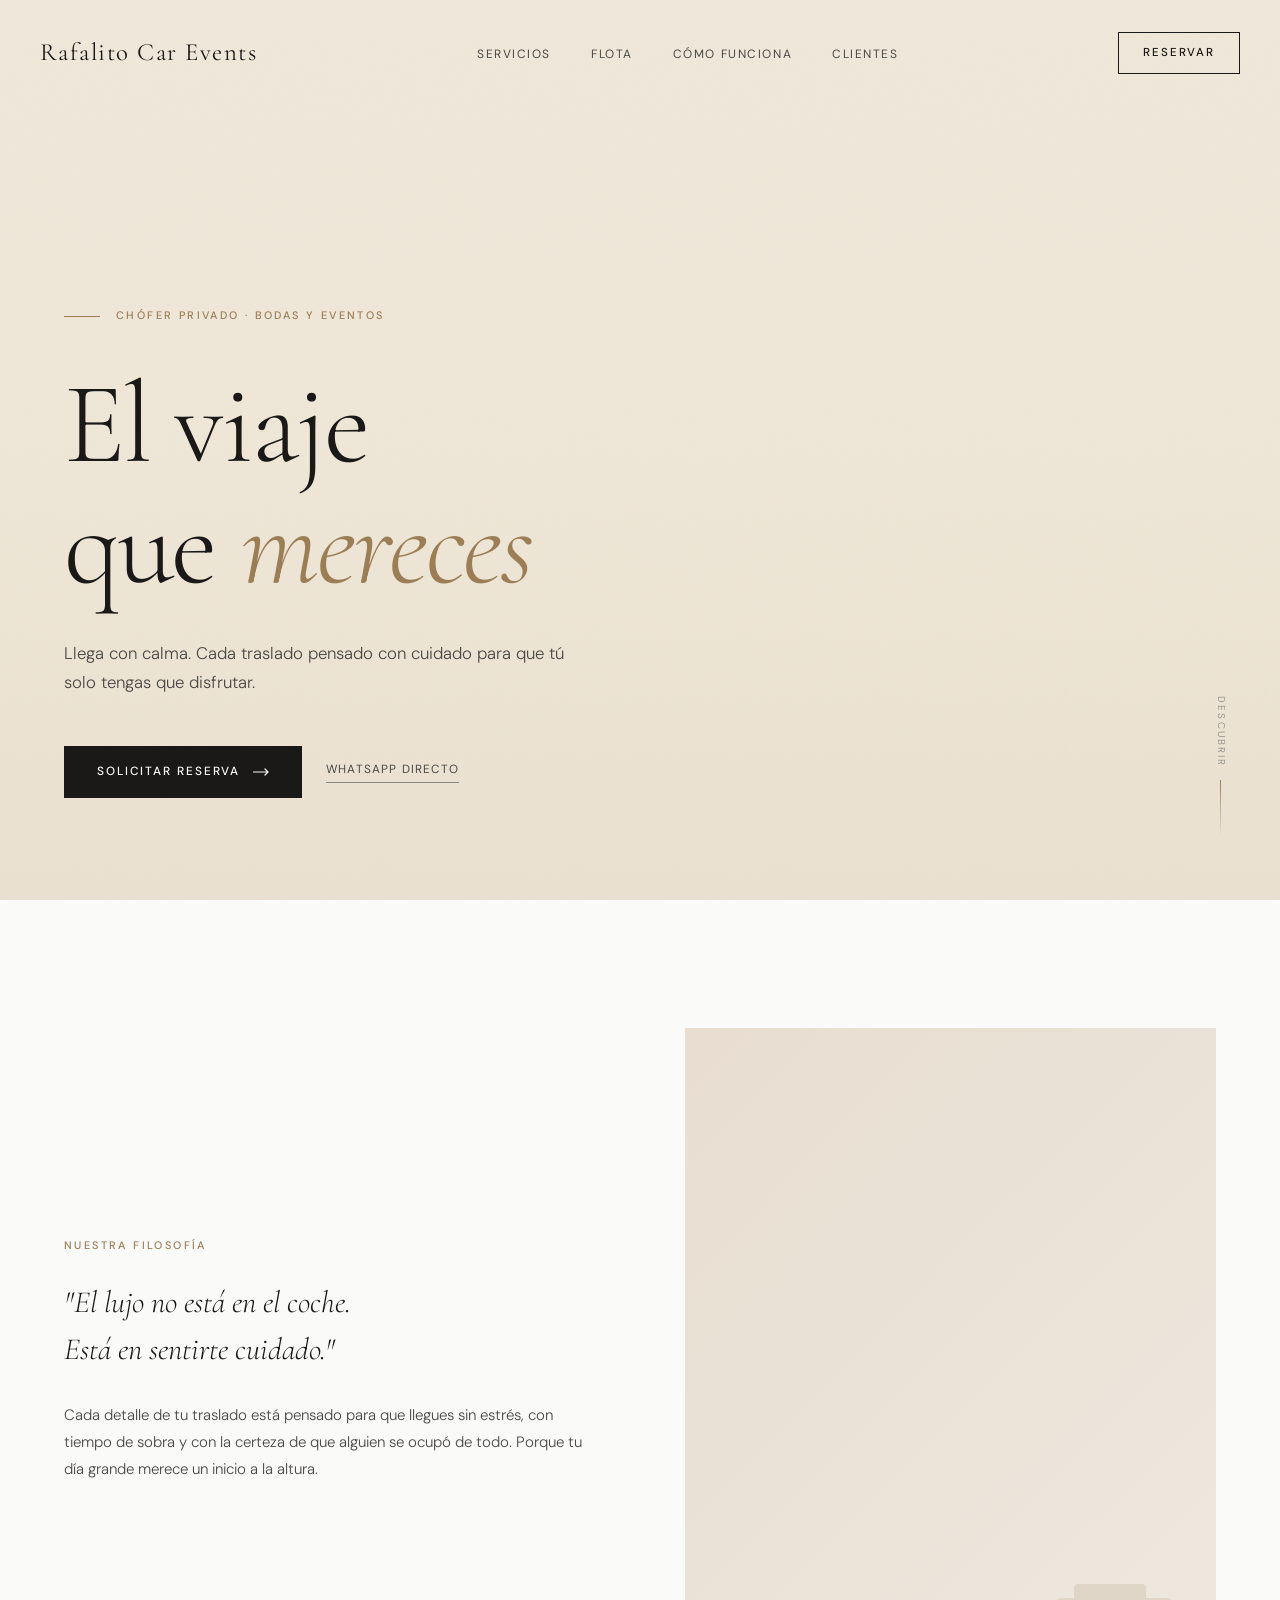
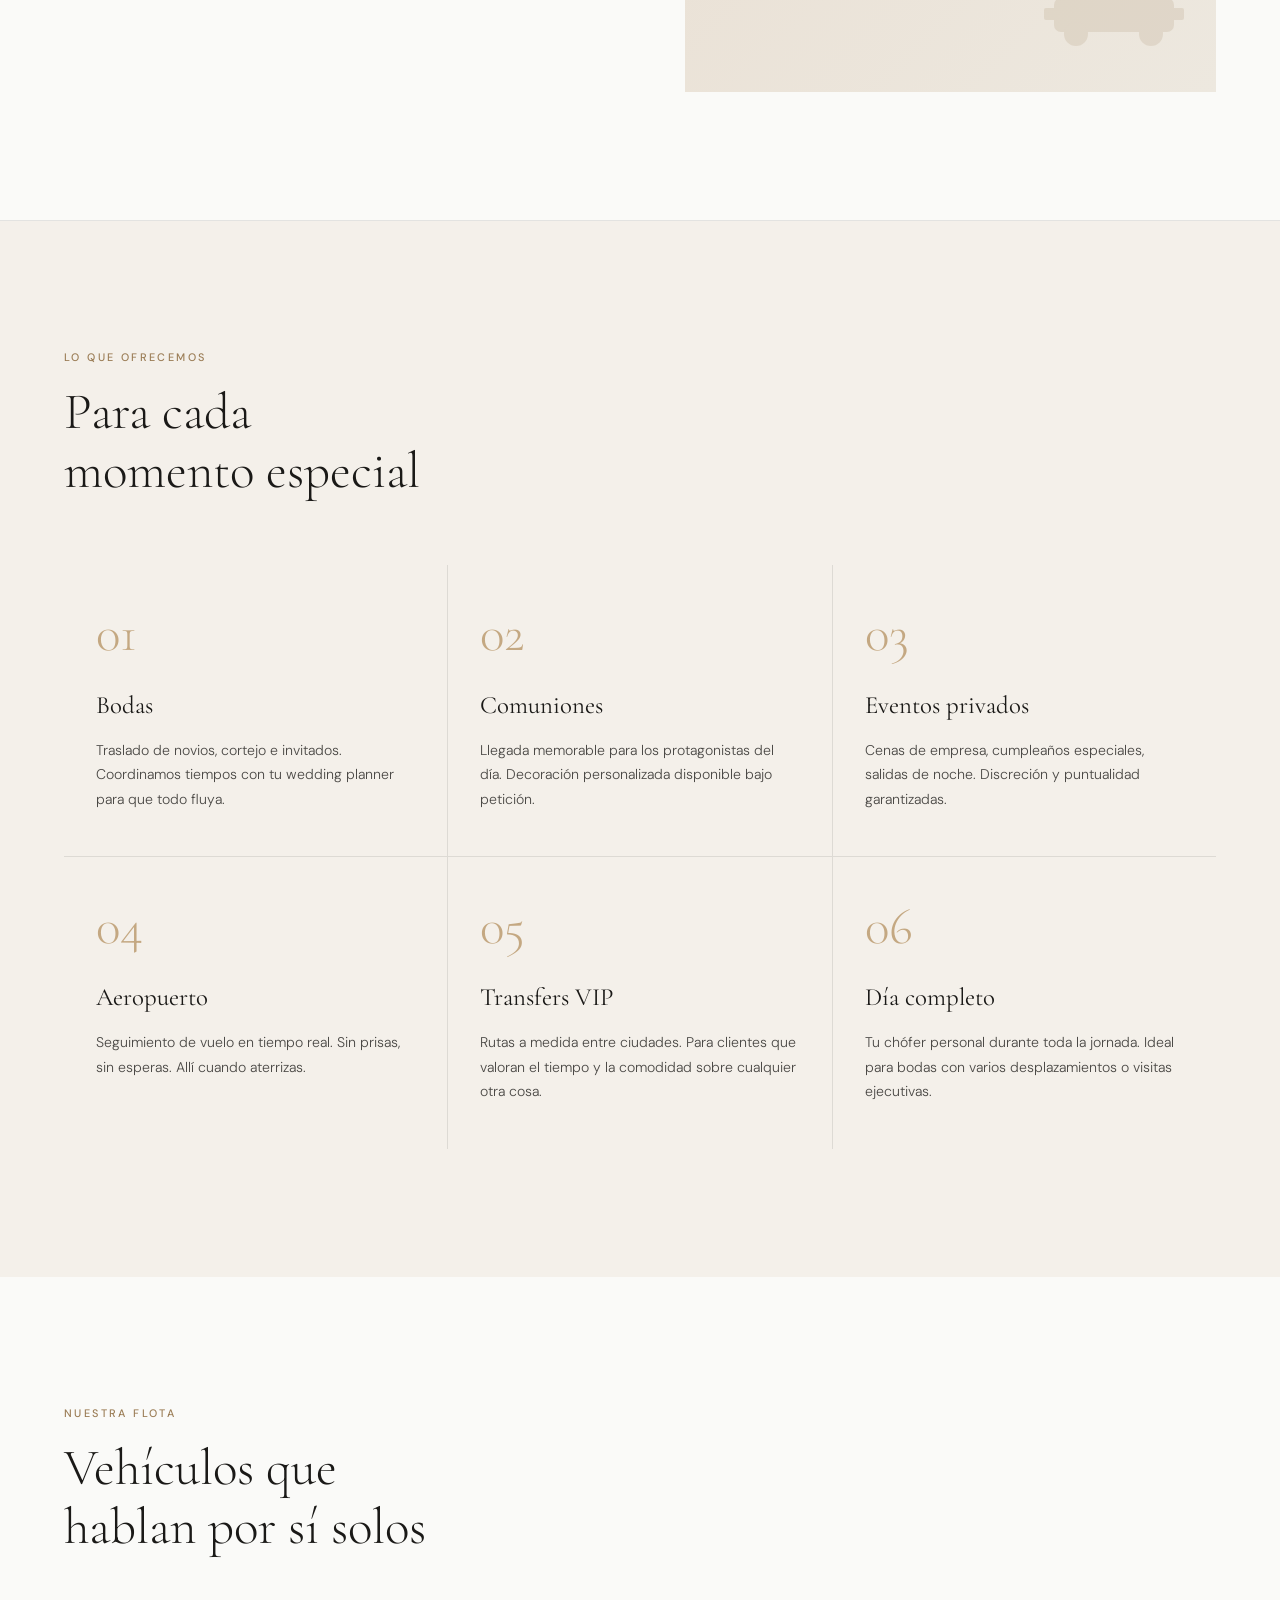
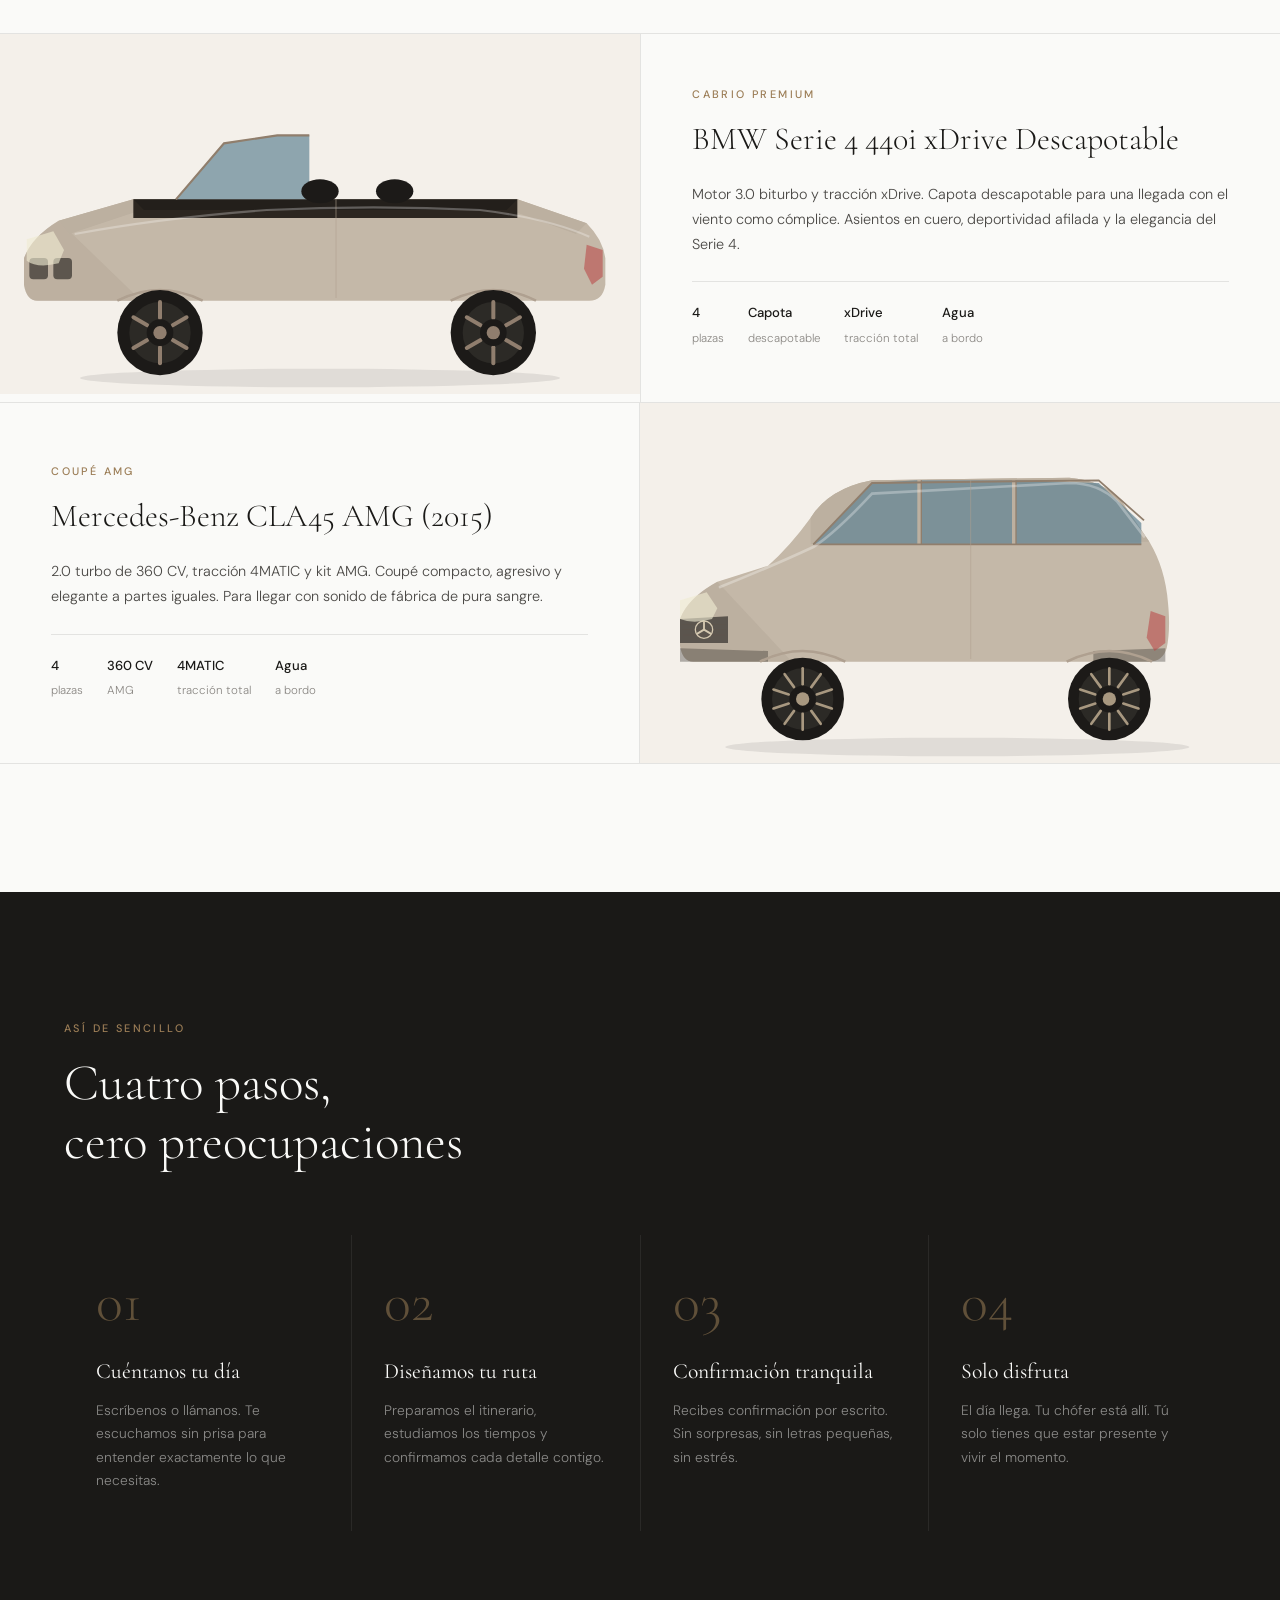
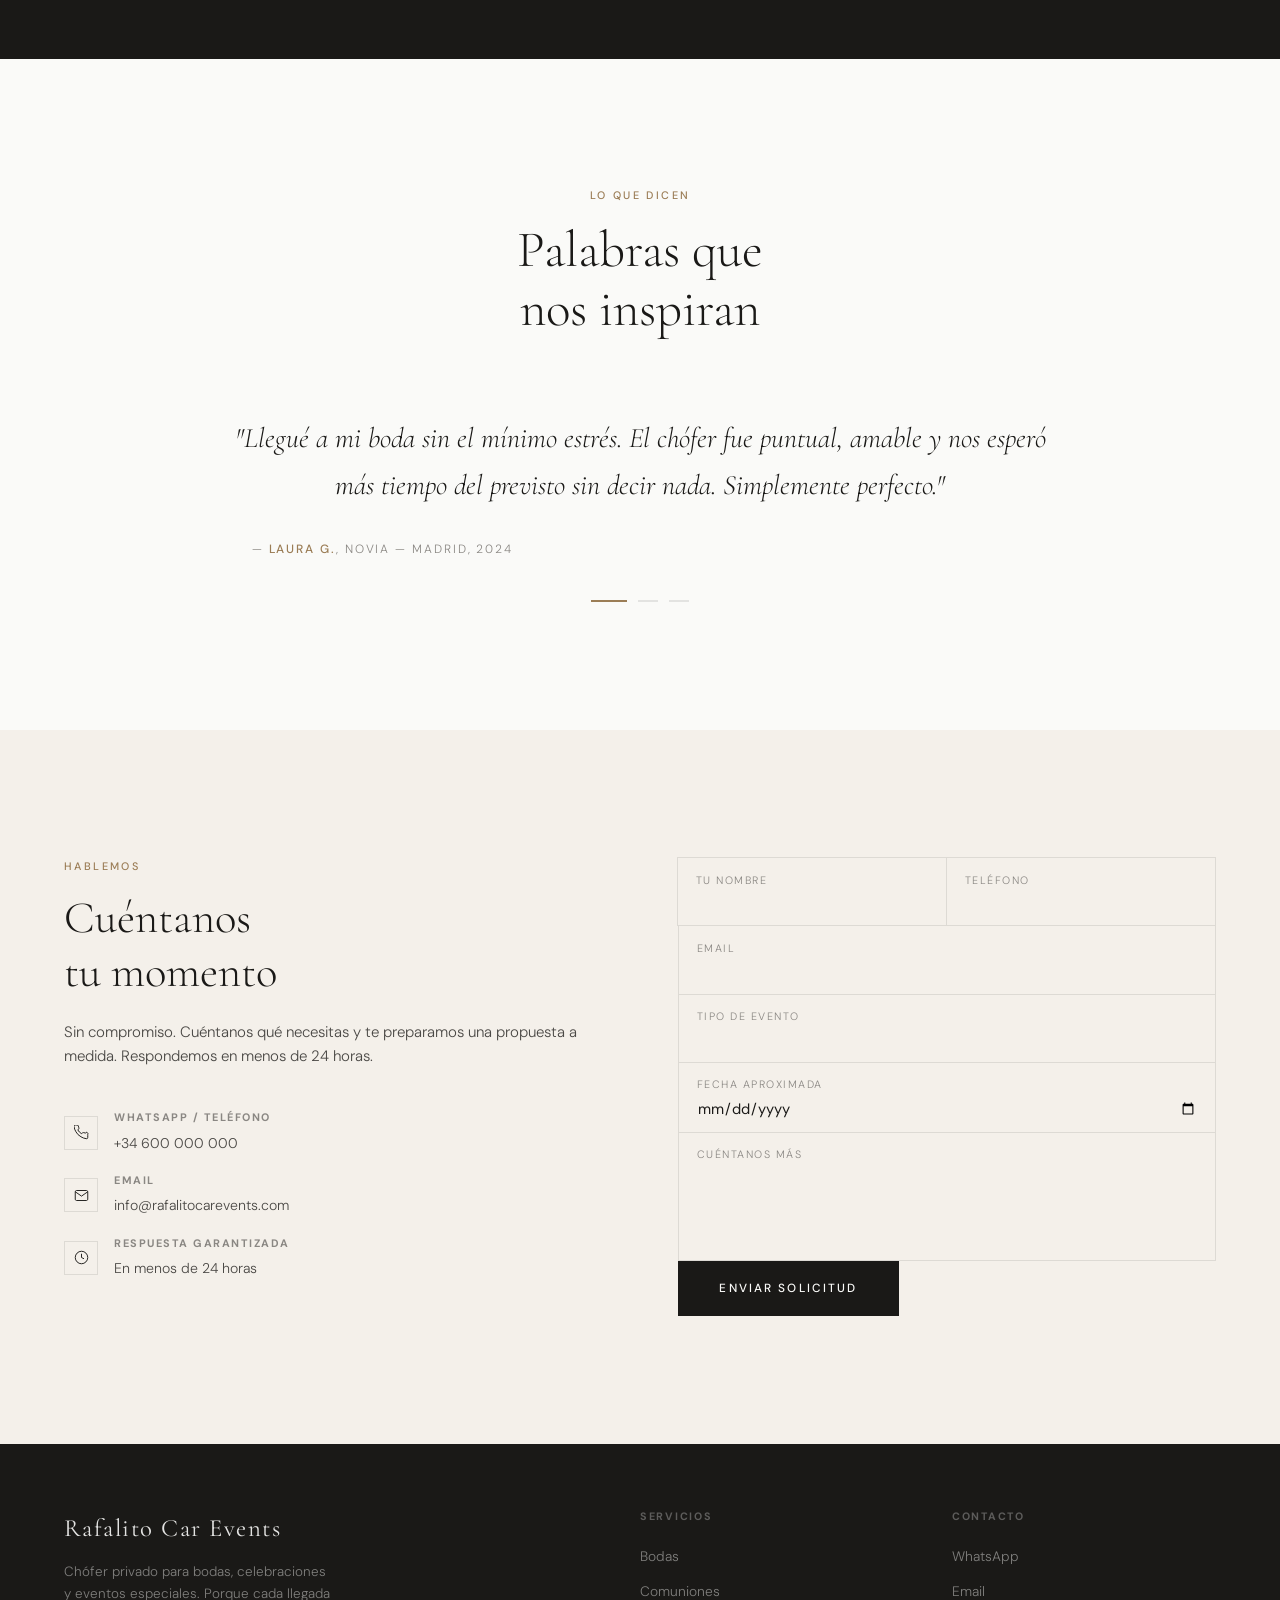
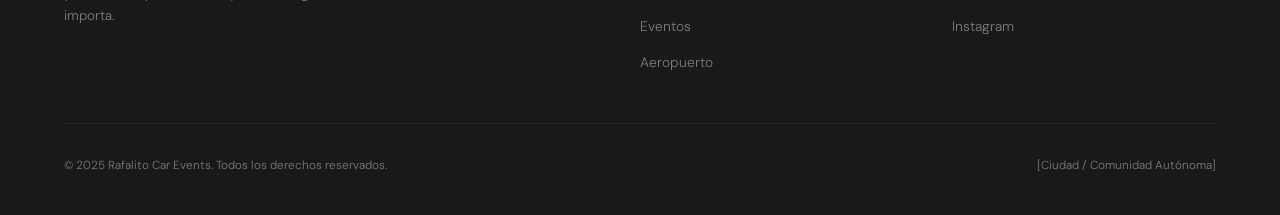
<file: index.html>
<!DOCTYPE html>
<html lang="es">
<head>
<meta charset="UTF-8"/>
<meta name="viewport" content="width=device-width, initial-scale=1.0"/>
<title>Rafalito Car Events — Chófer privado para tu gran día</title>
<link rel="preconnect" href="https://fonts.googleapis.com">
<link rel="preconnect" href="https://fonts.gstatic.com" crossorigin>
<link href="https://fonts.googleapis.com/css2?family=Cormorant+Garamond:ital,wght@0,300;0,400;0,600;1,300;1,400&family=DM+Sans:opsz,wght@9..40,300;9..40,400;9..40,500&display=swap" rel="stylesheet"/>
<style>
:root {
  --bg:        #FAFAF8;
  --surface:   #F4F0EA;
  --surface-2: #EDE8DF;
  --ink:       #1A1917;
  --ink-soft:  #4A4845;
  --ink-muted: #8A8783;
  --accent:    #9B7D56;
  --accent-pale: #E8DDD0;
  --line:      rgba(26,25,23,0.1);

  --ff-display: 'Cormorant Garamond', Georgia, serif;
  --ff-ui:      'DM Sans', system-ui, sans-serif;
  --ease:       cubic-bezier(0.25, 0.46, 0.45, 0.94);
}

*, *::before, *::after { box-sizing: border-box; margin: 0; padding: 0; }
html { scroll-behavior: smooth; }

body {
  background: var(--bg);
  color: var(--ink);
  font-family: var(--ff-ui);
  font-weight: 300;
  line-height: 1.65;
  overflow-x: hidden;
}

::-webkit-scrollbar { width: 2px; }
::-webkit-scrollbar-thumb { background: var(--accent); }

a { color: inherit; text-decoration: none; }
p { max-width: 54ch; }

.container { width: min(90%, 1180px); margin: 0 auto; }
.section    { padding: clamp(5rem, 10vw, 9rem) 0; }
.label {
  font-family: var(--ff-ui);
  font-size: 0.68rem;
  font-weight: 500;
  letter-spacing: 0.22em;
  text-transform: uppercase;
  color: var(--accent);
  display: block;
}

/* ── NAV ── */
nav {
  position: fixed; top: 0; left: 0; right: 0; z-index: 100;
  padding: 2rem 2.5rem;
  display: flex; align-items: center; justify-content: space-between;
  transition: padding 0.6s var(--ease), background 0.6s var(--ease), border-color 0.6s;
  border-bottom: 1px solid transparent;
}
nav.scrolled {
  background: rgba(250,250,248,0.93);
  backdrop-filter: blur(14px);
  padding: 1.1rem 2.5rem;
  border-color: var(--line);
}
.nav-logo {
  font-family: var(--ff-display);
  font-size: 1.55rem;
  font-weight: 400;
  letter-spacing: 0.06em;
}
.nav-links { display: flex; gap: 2.5rem; list-style: none; }
.nav-links a {
  font-size: 0.75rem; font-weight: 400;
  letter-spacing: 0.13em; text-transform: uppercase;
  color: var(--ink-soft);
  position: relative;
  transition: color 0.3s;
}
.nav-links a::after {
  content: '';
  position: absolute; bottom: -3px; left: 0;
  width: 0; height: 1px; background: var(--accent);
  transition: width 0.4s var(--ease);
}
.nav-links a:hover { color: var(--ink); }
.nav-links a:hover::after { width: 100%; }
.nav-cta {
  font-size: 0.72rem; font-weight: 500;
  letter-spacing: 0.16em; text-transform: uppercase;
  padding: 0.65rem 1.5rem;
  border: 1px solid var(--ink);
  transition: background 0.3s, color 0.3s;
}
.nav-cta:hover { background: var(--ink); color: var(--bg); }

.hamburger { display: none; flex-direction: column; gap: 5px; cursor: pointer; }
.hamburger span { display: block; width: 22px; height: 1px; background: var(--ink); transition: transform 0.4s var(--ease), opacity 0.3s; }

.mobile-menu {
  position: fixed; inset: 0; z-index: 99;
  background: var(--bg);
  display: flex; flex-direction: column;
  justify-content: center; align-items: center; gap: 2.5rem;
  opacity: 0; pointer-events: none;
  transition: opacity 0.4s var(--ease);
}
.mobile-menu.open { opacity: 1; pointer-events: all; }
.mobile-menu a {
  font-family: var(--ff-display);
  font-size: 2.2rem; font-weight: 300;
}

/* ── HERO ── */
#hero {
  min-height: 100vh;
  display: flex; flex-direction: column; justify-content: flex-end;
  position: relative; overflow: hidden;
}
.hero-bg {
  position: absolute; inset: 0;
  background:
    linear-gradient(to bottom,
      rgba(246,240,232,0.22) 0%,
      rgba(240,231,216,0.58) 50%,
      rgba(236,227,210,0.90) 78%,
      rgba(234,224,208,0.97) 100%),
    url('https://images.unsplash.com/photo-1503376780353-7e6692767b70?w=1920&q=80&fit=crop&auto=format')
    center top / cover no-repeat;
  background-color: #EDE5D5;
}
.hero-grain {
  position: absolute; inset: 0; opacity: 0.03;
  background-image: url("data:image/svg+xml,%3Csvg viewBox='0 0 256 256' xmlns='http://www.w3.org/2000/svg'%3E%3Cfilter id='n'%3E%3CfeTurbulence type='fractalNoise' baseFrequency='0.9' numOctaves='4' stitchTiles='stitch'/%3E%3C/filter%3E%3Crect width='100%25' height='100%25' filter='url(%23n)'/%3E%3C/svg%3E");
  background-size: 200px;
}
.hero-content {
  position: relative;
  padding: clamp(2rem, 5vw, 5rem) clamp(1.5rem, 5vw, 5rem) clamp(4rem, 8vw, 8rem);
}
.hero-eyebrow {
  display: flex; align-items: center; gap: 1rem; margin-bottom: 2.5rem;
  opacity: 0; transform: translateY(16px);
  animation: up 0.9s var(--ease) 0.4s forwards;
}
.hero-eyebrow-line { width: 36px; height: 1px; background: var(--accent); }
.hero-title {
  font-family: var(--ff-display);
  font-size: clamp(3.8rem, 9vw, 9rem);
  font-weight: 300; line-height: 1.05; letter-spacing: -0.02em;
  margin-bottom: 2rem;
  opacity: 0; transform: translateY(24px);
  animation: up 1.1s var(--ease) 0.6s forwards;
}
.hero-title em { font-style: italic; color: var(--accent); }
.hero-sub {
  font-size: 1.05rem; color: var(--ink-soft); font-weight: 300;
  max-width: 46ch; line-height: 1.75; margin-bottom: 3rem;
  opacity: 0; transform: translateY(16px);
  animation: up 0.9s var(--ease) 0.9s forwards;
}
.hero-actions {
  display: flex; gap: 1.5rem; align-items: center; flex-wrap: wrap;
  opacity: 0; transform: translateY(16px);
  animation: up 0.9s var(--ease) 1.1s forwards;
}
.btn-dark {
  display: inline-flex; align-items: center; gap: 0.8rem;
  padding: 0.95rem 2rem;
  background: var(--ink); color: var(--bg);
  font-family: var(--ff-ui); font-size: 0.74rem;
  font-weight: 500; letter-spacing: 0.16em; text-transform: uppercase;
  border: 1px solid var(--ink);
  transition: background 0.3s, color 0.3s;
}
.btn-dark:hover { background: transparent; color: var(--ink); }
.btn-ghost {
  font-size: 0.74rem; font-weight: 400;
  letter-spacing: 0.1em; text-transform: uppercase;
  color: var(--ink-soft);
  border-bottom: 1px solid var(--ink-muted);
  padding-bottom: 2px;
  transition: color 0.3s, border-color 0.3s;
}
.btn-ghost:hover { color: var(--accent); border-color: var(--accent); }

.hero-scroll-hint {
  position: absolute; right: clamp(2rem, 4vw, 4rem); bottom: clamp(3rem, 5vw, 5rem);
  display: flex; flex-direction: column; align-items: center; gap: 0.8rem;
  opacity: 0; animation: fadein 1s ease 1.8s forwards;
}
.hero-scroll-label {
  font-size: 0.62rem; letter-spacing: 0.22em; text-transform: uppercase;
  color: var(--ink-muted); writing-mode: vertical-rl;
}
.hero-scroll-bar {
  width: 1px; height: 56px;
  background: linear-gradient(to bottom, var(--accent) 0%, transparent 100%);
  animation: bar 2.2s var(--ease) infinite 2s;
}

/* ── DIVIDER ── */
.divider { border: none; border-top: 1px solid var(--line); }

/* ── PHILOSOPHY ── */
#filosofia { background: var(--bg); }
.philosophy-grid {
  display: grid; grid-template-columns: 1fr 1fr; gap: clamp(3rem, 7vw, 9rem);
  align-items: center;
}
.philosophy-pull {
  font-family: var(--ff-display);
  font-size: clamp(1.5rem, 2.4vw, 2.1rem);
  font-weight: 300; font-style: italic; line-height: 1.55;
  margin-bottom: 1.75rem;
}
.philosophy-body { color: var(--ink-soft); font-size: 0.94rem; line-height: 1.8; }
.philosophy-img {
  aspect-ratio: 4/5;
  background: var(--surface);
  position: relative; overflow: hidden;
}
.philosophy-img::before {
  content: '';
  position: absolute; inset: 0;
  background: linear-gradient(135deg, var(--accent-pale) 0%, var(--surface-2) 100%);
}
.philosophy-img svg { position: absolute; bottom: 2rem; right: 2rem; }

/* ── SERVICES ── */
#servicios { background: var(--surface); }
.services-header { margin-bottom: clamp(2.5rem, 5vw, 4.5rem); }
.services-header h2 {
  font-family: var(--ff-display);
  font-size: clamp(2.2rem, 4vw, 4rem);
  font-weight: 300; line-height: 1.15;
}
.services-grid {
  display: grid; grid-template-columns: repeat(3, 1fr);
  background: var(--line); gap: 1px;
}
.service-card {
  background: var(--surface);
  padding: clamp(2rem, 3.5vw, 3rem) clamp(1.5rem, 2.5vw, 2.2rem);
  transition: background 0.5s var(--ease);
}
.service-card:hover { background: var(--bg); }
.service-num {
  font-family: var(--ff-display);
  font-size: 3.2rem; font-weight: 300;
  color: #C4A882;
  line-height: 1; margin-bottom: 1.5rem;
}
.service-title {
  font-family: var(--ff-display);
  font-size: 1.55rem; font-weight: 400;
  margin-bottom: 0.75rem;
}
.service-desc { font-size: 0.88rem; color: var(--ink-soft); line-height: 1.75; }

/* ── FLEET ── */
#flota { background: var(--bg); }
.fleet-header { margin-bottom: clamp(3rem, 6vw, 5rem); }
.fleet-header h2 {
  font-family: var(--ff-display);
  font-size: clamp(2.2rem, 4vw, 4rem);
  font-weight: 300; line-height: 1.15;
}
.fleet-list { display: flex; flex-direction: column; gap: 0; }
.fleet-item {
  display: grid; grid-template-columns: 1fr 1fr;
  gap: 0;
  border-top: 1px solid var(--line);
}
.fleet-item:last-child { border-bottom: 1px solid var(--line); }
.fleet-item:nth-child(even) .fleet-visual { order: 2; }
.fleet-item:nth-child(even) .fleet-body  { order: 1; }
.fleet-visual {
  aspect-ratio: 16/9;
  background: var(--surface);
  position: relative; overflow: hidden;
  display: flex; align-items: center; justify-content: center;
  transition: background 0.5s;
}
.fleet-item:hover .fleet-visual { background: var(--surface-2); }
.fleet-body {
  padding: clamp(2.5rem, 4vw, 4rem) clamp(2rem, 4vw, 4rem);
  display: flex; flex-direction: column; justify-content: center;
  border-left: 1px solid var(--line);
}
.fleet-item:nth-child(even) .fleet-body { border-left: none; border-right: 1px solid var(--line); }
.fleet-class { margin-bottom: 0.6rem; }
.fleet-model {
  font-family: var(--ff-display);
  font-size: clamp(1.6rem, 2.5vw, 2.4rem);
  font-weight: 300; margin-bottom: 1rem;
}
.fleet-desc { font-size: 0.9rem; color: var(--ink-soft); line-height: 1.75; margin-bottom: 1.5rem; }
.fleet-specs {
  display: flex; flex-wrap: wrap; gap: 1.5rem;
  list-style: none;
  padding-top: 1.25rem;
  border-top: 1px solid var(--line);
}
.fleet-spec strong { display: block; font-size: 0.82rem; font-weight: 500; }
.fleet-spec span   { font-size: 0.72rem; color: var(--ink-muted); }

/* ── PROCESS ── */
#proceso { background: var(--ink); }
#proceso .label { color: var(--accent); }
.process-heading {
  font-family: var(--ff-display);
  font-size: clamp(2.2rem, 4vw, 4rem);
  font-weight: 300; line-height: 1.15;
  color: var(--bg); margin-bottom: clamp(3rem, 5vw, 5rem);
}
.process-steps {
  display: grid; grid-template-columns: repeat(4, 1fr);
  gap: 1px; background: rgba(255,255,255,0.07);
}
.process-step {
  background: var(--ink);
  padding: clamp(2rem, 3vw, 3rem) clamp(1.5rem, 2.5vw, 2.2rem);
  transition: background 0.4s;
}
.process-step:hover { background: #252320; }
.step-num {
  font-family: var(--ff-display);
  font-size: 3.5rem; font-weight: 300;
  color: rgba(155,125,86,0.55);
  line-height: 1; margin-bottom: 1.5rem;
}
.step-title {
  font-family: var(--ff-display);
  font-size: 1.35rem; font-weight: 400;
  color: var(--bg); margin-bottom: 0.6rem;
}
.step-desc { font-size: 0.86rem; color: rgba(250,250,248,0.5); line-height: 1.7; }

/* ── TESTIMONIALS ── */
#testimonios { background: var(--bg); }
.testimonials-header { text-align: center; margin-bottom: clamp(3rem, 6vw, 5rem); }
.testimonials-header h2 {
  font-family: var(--ff-display);
  font-size: clamp(2.2rem, 4vw, 4rem);
  font-weight: 300; line-height: 1.15;
}
.slider { overflow: hidden; }
.slider-track {
  display: flex;
  transition: transform 0.75s var(--ease);
}
.slide {
  min-width: 100%;
  padding: 0 clamp(0px, 8vw, 10rem);
  text-align: center;
}
.slide-quote {
  font-family: var(--ff-display);
  font-size: clamp(1.35rem, 2.2vw, 2rem);
  font-weight: 300; font-style: italic; line-height: 1.65;
  max-width: 68ch; margin: 0 auto 2rem;
}
.slide-author {
  font-size: 0.75rem; letter-spacing: 0.16em; text-transform: uppercase;
  color: var(--ink-muted);
}
.slide-author strong { color: var(--accent); font-weight: 500; }
.slider-dots {
  display: flex; justify-content: center; gap: 0.7rem; margin-top: 2.5rem;
}
.s-dot {
  width: 20px; height: 2px; background: var(--line); cursor: pointer;
  transition: background 0.3s, width 0.3s var(--ease);
}
.s-dot.on { background: var(--accent); width: 36px; }

/* ── CONTACT ── */
#contacto { background: var(--surface); }
.contact-grid {
  display: grid; grid-template-columns: 1fr 1fr;
  gap: clamp(3rem, 6vw, 8rem); align-items: start;
}
.contact-info h2 {
  font-family: var(--ff-display);
  font-size: clamp(2rem, 3.5vw, 3.5rem);
  font-weight: 300; line-height: 1.2; margin-bottom: 1.25rem;
}
.contact-info > p { color: var(--ink-soft); font-size: 0.94rem; margin-bottom: 2.5rem; }
.contact-details { list-style: none; display: flex; flex-direction: column; gap: 1rem; }
.c-detail { display: flex; align-items: center; gap: 1rem; }
.c-icon {
  width: 34px; height: 34px; border: 1px solid var(--line);
  display: flex; align-items: center; justify-content: center; flex-shrink: 0;
}
.c-text strong { display: block; font-size: 0.68rem; letter-spacing: 0.14em; text-transform: uppercase; color: var(--ink-muted); margin-bottom: 0.15rem; }
.c-text span   { font-size: 0.88rem; color: var(--ink-soft); }

/* FORM */
.contact-form { display: flex; flex-direction: column; }
.f-row { display: grid; grid-template-columns: 1fr 1fr; }
.f-group {
  position: relative;
  border: 1px solid var(--line);
  background: var(--surface);
  margin: -1px 0 0 0;
  transition: border-color 0.3s;
}
.f-row .f-group { margin: -1px 0 0 -1px; }
.f-group:focus-within { border-color: var(--accent); z-index: 1; }
.f-group label {
  position: absolute; top: 0.85rem; left: 1.1rem;
  font-size: 0.67rem; letter-spacing: 0.14em; text-transform: uppercase;
  color: var(--ink-muted); pointer-events: none;
  transition: color 0.3s;
}
.f-group:focus-within label { color: var(--accent); }
.f-group input,
.f-group textarea,
.f-group select {
  display: block; width: 100%;
  padding: 2.2rem 1.1rem 0.75rem;
  background: transparent; border: none; outline: none;
  font-family: var(--ff-ui); font-size: 0.92rem; color: var(--ink);
  resize: none; appearance: none;
}
.f-group select option { background: var(--surface); }
.f-group textarea { min-height: 110px; }
.f-submit {
  margin-top: 0;
  padding: 1.15rem 2.5rem;
  background: var(--ink); color: var(--bg);
  font-family: var(--ff-ui); font-size: 0.74rem;
  font-weight: 500; letter-spacing: 0.18em; text-transform: uppercase;
  border: 1px solid var(--ink); cursor: pointer;
  transition: background 0.3s, color 0.3s;
  align-self: flex-start;
}
.f-submit:hover { background: transparent; color: var(--ink); }
.form-ok {
  display: none; padding: 2rem; text-align: center;
  border: 1px solid var(--accent); background: var(--accent-pale);
}
.form-ok.show { display: block; }
.form-ok p { color: var(--accent); max-width: none; font-size: 0.92rem; }

/* ── FOOTER ── */
footer {
  background: var(--ink); color: rgba(250,250,248,0.45);
  padding: 4rem 0 2.5rem;
}
.footer-grid {
  display: grid; grid-template-columns: 2fr 1fr 1fr; gap: 3rem;
  padding-bottom: 3rem; margin-bottom: 2rem;
  border-bottom: 1px solid rgba(255,255,255,0.07);
}
.footer-brand .nav-logo { color: rgba(250,250,248,0.9); display: block; margin-bottom: 0.75rem; }
.footer-brand p { font-size: 0.84rem; max-width: 30ch; }
.footer-col h4 { font-size: 0.67rem; letter-spacing: 0.16em; text-transform: uppercase; color: rgba(250,250,248,0.3); margin-bottom: 1.1rem; }
.footer-col ul { list-style: none; display: flex; flex-direction: column; gap: 0.55rem; }
.footer-col a { font-size: 0.86rem; transition: color 0.3s; }
.footer-col a:hover { color: var(--accent); }
.footer-bottom { display: flex; justify-content: space-between; align-items: center; font-size: 0.73rem; flex-wrap: wrap; gap: 0.5rem; }

/* ── ANIMATIONS ── */
@keyframes up    { to { opacity: 1; transform: translateY(0); } }
@keyframes fadein { to { opacity: 1; } }
@keyframes bar {
  0%   { transform: scaleY(0); transform-origin: top; }
  50%  { transform: scaleY(1); transform-origin: top; }
  100% { transform: scaleY(0); transform-origin: bottom; }
}

[data-reveal] {
  opacity: 0; transform: translateY(28px);
  transition: opacity 0.9s var(--ease), transform 0.9s var(--ease);
}
[data-reveal].on { opacity: 1; transform: translateY(0); }
[data-reveal][data-d="1"] { transition-delay: 0.1s; }
[data-reveal][data-d="2"] { transition-delay: 0.2s; }
[data-reveal][data-d="3"] { transition-delay: 0.3s; }
[data-reveal][data-d="4"] { transition-delay: 0.4s; }

/* ── RESPONSIVE ── */
@media (max-width: 860px) {
  .nav-links, .nav-cta { display: none; }
  .hamburger { display: flex; }
  .philosophy-grid, .contact-grid { grid-template-columns: 1fr; }
  .fleet-item { grid-template-columns: 1fr; }
  .fleet-item:nth-child(even) .fleet-visual { order: 0; }
  .fleet-item:nth-child(even) .fleet-body  { order: 0; border-right: none; }
  .fleet-body { border-left: none !important; border-top: 1px solid var(--line); }
  .services-grid, .process-steps { grid-template-columns: 1fr; }
  .footer-grid { grid-template-columns: 1fr; }
  .f-row { grid-template-columns: 1fr; }
  .slide { padding: 0; }
}
</style>
</head>
<body>

<!-- NAV -->
<nav id="nav">
  <a href="#" class="nav-logo">Rafalito Car Events</a>
  <ul class="nav-links">
    <li><a href="#servicios">Servicios</a></li>
    <li><a href="#flota">Flota</a></li>
    <li><a href="#proceso">Cómo funciona</a></li>
    <li><a href="#testimonios">Clientes</a></li>
  </ul>
  <a href="#contacto" class="nav-cta">Reservar</a>
  <button class="hamburger" id="hbg" aria-label="Menú">
    <span></span><span></span><span></span>
  </button>
</nav>

<!-- MOBILE MENU -->
<div class="mobile-menu" id="mob">
  <a href="#servicios" class="mob-link">Servicios</a>
  <a href="#flota"     class="mob-link">Flota</a>
  <a href="#proceso"   class="mob-link">Cómo funciona</a>
  <a href="#testimonios" class="mob-link">Clientes</a>
  <a href="#contacto"  class="mob-link">Reservar</a>
</div>

<!-- HERO -->
<section id="hero">
  <div class="hero-bg"></div>
  <div class="hero-grain"></div>
  <div class="hero-content">
    <div class="hero-eyebrow">
      <div class="hero-eyebrow-line"></div>
      <span class="label">Chófer privado · Bodas y eventos</span>
    </div>
    <h1 class="hero-title">El viaje<br>que <em>mereces</em></h1>
    <p class="hero-sub">
      Llega con calma. Cada traslado pensado con cuidado para que tú solo tengas que disfrutar.
    </p>
    <div class="hero-actions">
      <a href="#contacto" class="btn-dark">
        Solicitar reserva
        <svg width="16" height="8" viewBox="0 0 16 8" fill="none">
          <path d="M12 1l3 3-3 3M0 4h15" stroke="currentColor" stroke-width="1.2" stroke-linecap="round"/>
        </svg>
      </a>
      <a href="https://wa.me/34600000000" class="btn-ghost">WhatsApp directo</a>
    </div>
  </div>
  <div class="hero-scroll-hint">
    <span class="hero-scroll-label">Descubrir</span>
    <div class="hero-scroll-bar"></div>
  </div>
</section>

<!-- PHILOSOPHY -->
<section id="filosofia" class="section">
  <div class="container">
    <div class="philosophy-grid">
      <div data-reveal>
        <span class="label" style="margin-bottom:1.5rem;">Nuestra filosofía</span>
        <p class="philosophy-pull">
          "El lujo no está en el coche.<br>Está en sentirte cuidado."
        </p>
        <p class="philosophy-body">
          Cada detalle de tu traslado está pensado para que llegues sin estrés, con tiempo de sobra
          y con la certeza de que alguien se ocupó de todo. Porque tu día grande merece un inicio
          a la altura.
        </p>
      </div>
      <div class="philosophy-img" data-reveal data-d="2">
        <svg width="140" height="90" viewBox="0 0 140 90" fill="none" opacity="0.15">
          <rect x="10" y="28" width="120" height="34" rx="7" fill="#9B7D56"/>
          <rect x="30" y="14" width="72" height="20" rx="4" fill="#9B7D56"/>
          <circle cx="32" cy="64" r="12" fill="#9B7D56"/>
          <circle cx="107" cy="64" r="12" fill="#9B7D56"/>
          <rect x="0" y="38" width="14" height="12" rx="2" fill="#9B7D56"/>
          <rect x="126" y="38" width="14" height="12" rx="2" fill="#9B7D56"/>
        </svg>
      </div>
    </div>
  </div>
</section>

<hr class="divider">

<!-- SERVICES -->
<section id="servicios" class="section">
  <div class="container">
    <div class="services-header" data-reveal>
      <span class="label" style="margin-bottom:1rem;">Lo que ofrecemos</span>
      <h2>Para cada<br>momento especial</h2>
    </div>
    <div class="services-grid">
      <div class="service-card" data-reveal data-d="1">
        <div class="service-num">01</div>
        <h3 class="service-title">Bodas</h3>
        <p class="service-desc">Traslado de novios, cortejo e invitados. Coordinamos tiempos con tu wedding planner para que todo fluya.</p>
      </div>
      <div class="service-card" data-reveal data-d="2">
        <div class="service-num">02</div>
        <h3 class="service-title">Comuniones</h3>
        <p class="service-desc">Llegada memorable para los protagonistas del día. Decoración personalizada disponible bajo petición.</p>
      </div>
      <div class="service-card" data-reveal data-d="3">
        <div class="service-num">03</div>
        <h3 class="service-title">Eventos privados</h3>
        <p class="service-desc">Cenas de empresa, cumpleaños especiales, salidas de noche. Discreción y puntualidad garantizadas.</p>
      </div>
      <div class="service-card" data-reveal data-d="1">
        <div class="service-num">04</div>
        <h3 class="service-title">Aeropuerto</h3>
        <p class="service-desc">Seguimiento de vuelo en tiempo real. Sin prisas, sin esperas. Allí cuando aterrizas.</p>
      </div>
      <div class="service-card" data-reveal data-d="2">
        <div class="service-num">05</div>
        <h3 class="service-title">Transfers VIP</h3>
        <p class="service-desc">Rutas a medida entre ciudades. Para clientes que valoran el tiempo y la comodidad sobre cualquier otra cosa.</p>
      </div>
      <div class="service-card" data-reveal data-d="3">
        <div class="service-num">06</div>
        <h3 class="service-title">Día completo</h3>
        <p class="service-desc">Tu chófer personal durante toda la jornada. Ideal para bodas con varios desplazamientos o visitas ejecutivas.</p>
      </div>
    </div>
  </div>
</section>

<!-- FLEET -->
<section id="flota" class="section">
  <div class="container">
    <div class="fleet-header" data-reveal>
      <span class="label" style="margin-bottom:1rem;">Nuestra flota</span>
      <h2>Vehículos que<br>hablan por sí solos</h2>
    </div>
  </div>
  <div class="fleet-list">
    <!-- BMW Serie 4 440i xDrive Descapotable -->
    <div class="fleet-item" data-reveal>
      <div class="fleet-visual">
        <svg viewBox="0 0 480 270" width="100%" height="100%" fill="none" xmlns="http://www.w3.org/2000/svg">
          <!-- shadow -->
          <ellipse cx="240" cy="258" rx="180" ry="7" fill="rgba(26,25,23,0.09)"/>
          <!-- body silhouette: descapotable bajo, sin techo -->
          <path d="M28,200 Q20,200 18,188 L18,168 Q24,152 44,140 L100,124 L388,124 L440,142 Q452,154 454,168 L454,188 Q452,200 442,200 Z" fill="#C4B8A8"/>
          <!-- shadow under-body -->
          <path d="M28,200 Q20,200 18,188 L18,168 Q24,152 44,140 L106,200 Z" fill="#B0A494" opacity="0.38"/>
          <!-- upper body band -->
          <path d="M44,140 L100,124 L388,124 L440,142 L432,150 L388,134 L100,134 L52,150 Z" fill="#BCB0A0"/>
          <!-- interior visible (capota bajada) -->
          <rect x="100" y="124" width="288" height="14" fill="#2C2620"/>
          <path d="M100,124 L388,124 L380,132 L108,132 Z" fill="#1C1A18" opacity="0.55"/>
          <!-- windshield (parabrisas inclinado) -->
          <path d="M132,124 L168,82 L208,76 L232,76 L232,124 Z" fill="rgba(100,134,150,0.7)"/>
          <path d="M132,124 L168,82 L208,76 L232,76" stroke="#907E6C" stroke-width="1.6" fill="none"/>
          <!-- reposacabezas de los asientos -->
          <ellipse cx="240" cy="118" rx="14" ry="9" fill="#1C1A18"/>
          <ellipse cx="296" cy="118" rx="14" ry="9" fill="#1C1A18"/>
          <!-- línea/crease lateral -->
          <path d="M56,150 Q120,138 200,132 Q280,128 360,132 Q410,138 442,152" stroke="rgba(255,255,255,0.28)" stroke-width="1.6" fill="none"/>
          <!-- separación puerta -->
          <line x1="252" y1="124" x2="252" y2="198" stroke="#B0A090" stroke-width="0.8" opacity="0.55"/>
          <!-- BMW kidney grille -->
          <rect x="22" y="168" width="14" height="16" rx="3" fill="#1C1A18" opacity="0.6"/>
          <rect x="40" y="168" width="14" height="16" rx="3" fill="#1C1A18" opacity="0.6"/>
          <!-- faro delantero -->
          <path d="M20,154 L20,170 Q28,176 44,172 L48,162 L40,148 Z" fill="rgba(240,236,210,0.62)"/>
          <!-- piloto trasero -->
          <path d="M452,162 L452,182 L444,188 L438,176 L440,158 Z" fill="rgba(185,65,65,0.55)"/>
          <!-- paso rueda delantero -->
          <path d="M88,200 Q120,184 152,200" stroke="#AFA090" stroke-width="2" fill="none"/>
          <!-- llanta delantera — estilo M (6 radios) -->
          <g transform="translate(120,224)">
            <circle r="32" fill="#1C1A18"/><circle r="23" fill="#2C2A26"/>
            <g stroke="#907E6E" stroke-width="3" stroke-linecap="round">
              <line x1="0" y1="-23" x2="0" y2="-11"/>
              <line x1="0" y1="-23" x2="0" y2="-11" transform="rotate(60)"/>
              <line x1="0" y1="-23" x2="0" y2="-11" transform="rotate(120)"/>
              <line x1="0" y1="-23" x2="0" y2="-11" transform="rotate(180)"/>
              <line x1="0" y1="-23" x2="0" y2="-11" transform="rotate(240)"/>
              <line x1="0" y1="-23" x2="0" y2="-11" transform="rotate(300)"/>
            </g>
            <circle r="10" fill="#1C1A18"/><circle r="5" fill="#907E6E"/>
          </g>
          <!-- paso rueda trasero -->
          <path d="M338,200 Q370,184 402,200" stroke="#AFA090" stroke-width="2" fill="none"/>
          <!-- llanta trasera -->
          <g transform="translate(370,224)">
            <circle r="32" fill="#1C1A18"/><circle r="23" fill="#2C2A26"/>
            <g stroke="#907E6E" stroke-width="3" stroke-linecap="round">
              <line x1="0" y1="-23" x2="0" y2="-11"/>
              <line x1="0" y1="-23" x2="0" y2="-11" transform="rotate(60)"/>
              <line x1="0" y1="-23" x2="0" y2="-11" transform="rotate(120)"/>
              <line x1="0" y1="-23" x2="0" y2="-11" transform="rotate(180)"/>
              <line x1="0" y1="-23" x2="0" y2="-11" transform="rotate(240)"/>
              <line x1="0" y1="-23" x2="0" y2="-11" transform="rotate(300)"/>
            </g>
            <circle r="10" fill="#1C1A18"/><circle r="5" fill="#907E6E"/>
          </g>
        </svg>
      </div>
      <div class="fleet-body">
        <span class="label fleet-class">Cabrio premium</span>
        <h3 class="fleet-model">BMW Serie 4 440i xDrive Descapotable</h3>
        <p class="fleet-desc">Motor 3.0 biturbo y tracción xDrive. Capota descapotable para una llegada con el viento como cómplice. Asientos en cuero, deportividad afilada y la elegancia del Serie 4.</p>
        <ul class="fleet-specs">
          <li class="fleet-spec"><strong>4</strong><span>plazas</span></li>
          <li class="fleet-spec"><strong>Capota</strong><span>descapotable</span></li>
          <li class="fleet-spec"><strong>xDrive</strong><span>tracción total</span></li>
          <li class="fleet-spec"><strong>Agua</strong><span>a bordo</span></li>
        </ul>
      </div>
    </div>
    <!-- Mercedes-Benz CLA45 AMG 2015 -->
    <div class="fleet-item" data-reveal>
      <div class="fleet-visual">
        <svg viewBox="0 0 480 270" width="100%" height="100%" fill="none" xmlns="http://www.w3.org/2000/svg">
          <!-- shadow -->
          <ellipse cx="238" cy="258" rx="174" ry="7" fill="rgba(26,25,23,0.09)"/>
          <!-- body — coupé deportivo, techo bajo y caído -->
          <path d="M40,194 Q32,194 30,182 L30,162 Q36,146 58,134 L96,122 Q112,108 128,86 Q142,64 174,58 L322,56 Q346,58 360,72 L382,104 Q394,124 396,150 Q398,170 395,184 Q392,194 382,194 Z" fill="#C4B8A8"/>
          <path d="M40,194 Q32,194 30,182 L30,162 Q36,146 58,134 L114,194 Z" fill="#B0A494" opacity="0.4"/>
          <path d="M128,86 Q142,64 174,58 L322,56 Q346,58 360,72 L382,104 L128,106 Z" fill="#BCB0A0"/>
          <!-- ventanas — perfil coupé continuo -->
          <path d="M130,106 L174,60 L208,58 L208,106 Z" fill="rgba(100,134,150,0.72)"/>
          <rect x="211" y="58" width="68" height="48" fill="rgba(100,134,150,0.72)"/>
          <path d="M282,58 L344,60 L376,90 L376,106 L282,106 Z" fill="rgba(100,134,150,0.72)"/>
          <!-- marcos -->
          <path d="M130,106 L174,60 L344,58 L378,88" stroke="#907E6C" stroke-width="1.4" fill="none"/>
          <line x1="211" y1="58" x2="211" y2="106" stroke="#907E6C" stroke-width="1"/>
          <line x1="282" y1="58" x2="282" y2="106" stroke="#907E6C" stroke-width="1"/>
          <line x1="130" y1="106" x2="376" y2="106" stroke="#907E6C" stroke-width="1.4"/>
          <!-- crease deportivo -->
          <path d="M60,138 Q100,122 130,108 Q146,98 174,68 L322,60 Q344,60 358,74 L378,100" stroke="rgba(255,255,255,0.3)" stroke-width="2" fill="none" stroke-linecap="round"/>
          <!-- faldón AMG -->
          <path d="M30,184 L96,186 L96,194 L30,194 Z" fill="#1C1A18" opacity="0.32"/>
          <path d="M340,186 L394,184 L394,194 L340,194 Z" fill="#1C1A18" opacity="0.32"/>
          <!-- separación puerta -->
          <line x1="248" y1="58" x2="248" y2="192" stroke="#B0A090" stroke-width="0.8" opacity="0.5"/>
          <!-- parrilla Mercedes (única + estrella) -->
          <path d="M30,162 L66,160 L66,180 L30,180 Z" fill="#1C1A18" opacity="0.6"/>
          <line x1="32" y1="166" x2="64" y2="166" stroke="#5C544C" stroke-width="1"/>
          <line x1="32" y1="170" x2="64" y2="170" stroke="#5C544C" stroke-width="1"/>
          <line x1="32" y1="174" x2="64" y2="174" stroke="#5C544C" stroke-width="1"/>
          <!-- estrella de la marca -->
          <g transform="translate(48,170)" stroke="#D4C8B0" stroke-width="1.4" stroke-linecap="round">
            <line x1="0" y1="-6" x2="0" y2="0"/>
            <line x1="0" y1="0" x2="5" y2="3"/>
            <line x1="0" y1="0" x2="-5" y2="3"/>
            <circle r="6.5" fill="none" stroke="#D4C8B0" stroke-width="1"/>
          </g>
          <!-- faro -->
          <path d="M30,148 L30,162 Q40,166 54,162 L58,154 L50,142 Z" fill="rgba(240,236,210,0.62)"/>
          <!-- piloto -->
          <path d="M394,160 L394,180 L386,186 L380,176 L383,156 Z" fill="rgba(185,65,65,0.55)"/>
          <!-- paso rueda delantero -->
          <path d="M90,194 Q122,178 154,194" stroke="#AFA090" stroke-width="2" fill="none"/>
          <!-- llanta delantera — AMG turbina (10 radios) -->
          <g transform="translate(122,222)">
            <circle r="31" fill="#1C1A18"/><circle r="23" fill="#2C2A26"/>
            <g stroke="#A89880" stroke-width="2" stroke-linecap="round">
              <line x1="0" y1="-23" x2="0" y2="-11"/>
              <line x1="0" y1="-23" x2="0" y2="-11" transform="rotate(36)"/>
              <line x1="0" y1="-23" x2="0" y2="-11" transform="rotate(72)"/>
              <line x1="0" y1="-23" x2="0" y2="-11" transform="rotate(108)"/>
              <line x1="0" y1="-23" x2="0" y2="-11" transform="rotate(144)"/>
              <line x1="0" y1="-23" x2="0" y2="-11" transform="rotate(180)"/>
              <line x1="0" y1="-23" x2="0" y2="-11" transform="rotate(216)"/>
              <line x1="0" y1="-23" x2="0" y2="-11" transform="rotate(252)"/>
              <line x1="0" y1="-23" x2="0" y2="-11" transform="rotate(288)"/>
              <line x1="0" y1="-23" x2="0" y2="-11" transform="rotate(324)"/>
            </g>
            <circle r="10" fill="#1C1A18"/><circle r="5" fill="#A89880"/>
          </g>
          <!-- paso rueda trasero -->
          <path d="M320,194 Q352,178 384,194" stroke="#AFA090" stroke-width="2" fill="none"/>
          <!-- llanta trasera -->
          <g transform="translate(352,222)">
            <circle r="31" fill="#1C1A18"/><circle r="23" fill="#2C2A26"/>
            <g stroke="#A89880" stroke-width="2" stroke-linecap="round">
              <line x1="0" y1="-23" x2="0" y2="-11"/>
              <line x1="0" y1="-23" x2="0" y2="-11" transform="rotate(36)"/>
              <line x1="0" y1="-23" x2="0" y2="-11" transform="rotate(72)"/>
              <line x1="0" y1="-23" x2="0" y2="-11" transform="rotate(108)"/>
              <line x1="0" y1="-23" x2="0" y2="-11" transform="rotate(144)"/>
              <line x1="0" y1="-23" x2="0" y2="-11" transform="rotate(180)"/>
              <line x1="0" y1="-23" x2="0" y2="-11" transform="rotate(216)"/>
              <line x1="0" y1="-23" x2="0" y2="-11" transform="rotate(252)"/>
              <line x1="0" y1="-23" x2="0" y2="-11" transform="rotate(288)"/>
              <line x1="0" y1="-23" x2="0" y2="-11" transform="rotate(324)"/>
            </g>
            <circle r="10" fill="#1C1A18"/><circle r="5" fill="#A89880"/>
          </g>
        </svg>
      </div>
      <div class="fleet-body">
        <span class="label fleet-class">Coupé AMG</span>
        <h3 class="fleet-model">Mercedes-Benz CLA45 AMG (2015)</h3>
        <p class="fleet-desc">2.0 turbo de 360 CV, tracción 4MATIC y kit AMG. Coupé compacto, agresivo y elegante a partes iguales. Para llegar con sonido de fábrica de pura sangre.</p>
        <ul class="fleet-specs">
          <li class="fleet-spec"><strong>4</strong><span>plazas</span></li>
          <li class="fleet-spec"><strong>360 CV</strong><span>AMG</span></li>
          <li class="fleet-spec"><strong>4MATIC</strong><span>tracción total</span></li>
          <li class="fleet-spec"><strong>Agua</strong><span>a bordo</span></li>
        </ul>
      </div>
    </div>
  </div>
</section>

<!-- PROCESS -->
<section id="proceso" class="section">
  <div class="container">
    <div data-reveal>
      <span class="label" style="margin-bottom:1rem;">Así de sencillo</span>
      <h2 class="process-heading">Cuatro pasos,<br>cero preocupaciones</h2>
    </div>
    <div class="process-steps">
      <div class="process-step" data-reveal data-d="1">
        <div class="step-num">01</div>
        <h3 class="step-title">Cuéntanos tu día</h3>
        <p class="step-desc">Escríbenos o llámanos. Te escuchamos sin prisa para entender exactamente lo que necesitas.</p>
      </div>
      <div class="process-step" data-reveal data-d="2">
        <div class="step-num">02</div>
        <h3 class="step-title">Diseñamos tu ruta</h3>
        <p class="step-desc">Preparamos el itinerario, estudiamos los tiempos y confirmamos cada detalle contigo.</p>
      </div>
      <div class="process-step" data-reveal data-d="3">
        <div class="step-num">03</div>
        <h3 class="step-title">Confirmación tranquila</h3>
        <p class="step-desc">Recibes confirmación por escrito. Sin sorpresas, sin letras pequeñas, sin estrés.</p>
      </div>
      <div class="process-step" data-reveal data-d="4">
        <div class="step-num">04</div>
        <h3 class="step-title">Solo disfruta</h3>
        <p class="step-desc">El día llega. Tu chófer está allí. Tú solo tienes que estar presente y vivir el momento.</p>
      </div>
    </div>
  </div>
</section>

<!-- TESTIMONIALS -->
<section id="testimonios" class="section">
  <div class="container">
    <div class="testimonials-header" data-reveal>
      <span class="label" style="margin-bottom:1rem;">Lo que dicen</span>
      <h2>Palabras que<br>nos inspiran</h2>
    </div>
    <div data-reveal data-d="2">
      <div class="slider">
        <div class="slider-track" id="track">
          <div class="slide">
            <p class="slide-quote">"Llegué a mi boda sin el mínimo estrés. El chófer fue puntual, amable y nos esperó más tiempo del previsto sin decir nada. Simplemente perfecto."</p>
            <p class="slide-author">— <strong>Laura G.</strong>, novia — Madrid, 2024</p>
          </div>
          <div class="slide">
            <p class="slide-quote">"Contratamos el servicio para toda la familia el día de la boda de mi hija. Organización impecable. Todo el mundo llegó a tiempo y con una sonrisa."</p>
            <p class="slide-author">— <strong>Jesús M.</strong>, padre de la novia — Sevilla, 2024</p>
          </div>
          <div class="slide">
            <p class="slide-quote">"Lo usamos para una cena de empresa y quedamos todos impresionados. Discreto, elegante y con una atención al detalle que no esperábamos. Repetiremos."</p>
            <p class="slide-author">— <strong>Marta P.</strong>, directora — Barcelona, 2025</p>
          </div>
        </div>
      </div>
      <div class="slider-dots" id="dots">
        <div class="s-dot on" data-i="0"></div>
        <div class="s-dot"    data-i="1"></div>
        <div class="s-dot"    data-i="2"></div>
      </div>
    </div>
  </div>
</section>

<!-- CONTACT -->
<section id="contacto" class="section">
  <div class="container">
    <div class="contact-grid">
      <div data-reveal>
        <span class="label" style="margin-bottom:1rem;">Hablemos</span>
        <div class="contact-info">
          <h2>Cuéntanos<br>tu momento</h2>
          <p>Sin compromiso. Cuéntanos qué necesitas y te preparamos una propuesta a medida. Respondemos en menos de 24 horas.</p>
        </div>
        <ul class="contact-details">
          <li class="c-detail">
            <div class="c-icon">
              <svg width="15" height="15" viewBox="0 0 24 24" fill="none" stroke="currentColor" stroke-width="1.5"><path d="M22 16.92v3a2 2 0 01-2.18 2 19.79 19.79 0 01-8.63-3.07A19.5 19.5 0 013.07 10.8 19.79 19.79 0 01.01 2.18 2 2 0 012 .01h3a2 2 0 012 1.72c.127.96.361 1.903.7 2.81a2 2 0 01-.45 2.11L6.09 7.91a16 16 0 006 6l1.27-1.27a2 2 0 012.11-.45c.907.339 1.85.573 2.81.7A2 2 0 0122 14.92z"/></svg>
            </div>
            <div class="c-text"><strong>WhatsApp / Teléfono</strong><span>+34 600 000 000</span></div>
          </li>
          <li class="c-detail">
            <div class="c-icon">
              <svg width="15" height="15" viewBox="0 0 24 24" fill="none" stroke="currentColor" stroke-width="1.5"><path d="M4 4h16c1.1 0 2 .9 2 2v12c0 1.1-.9 2-2 2H4c-1.1 0-2-.9-2-2V6c0-1.1.9-2 2-2z"/><polyline points="22,6 12,13 2,6"/></svg>
            </div>
            <div class="c-text"><strong>Email</strong><span>info@rafalitocarevents.com</span></div>
          </li>
          <li class="c-detail">
            <div class="c-icon">
              <svg width="15" height="15" viewBox="0 0 24 24" fill="none" stroke="currentColor" stroke-width="1.5"><circle cx="12" cy="12" r="10"/><polyline points="12 6 12 12 16 14"/></svg>
            </div>
            <div class="c-text"><strong>Respuesta garantizada</strong><span>En menos de 24 horas</span></div>
          </li>
        </ul>
      </div>
      <div data-reveal data-d="2">
        <form id="cform" class="contact-form" novalidate>
          <div class="f-row">
            <div class="f-group">
              <label for="f-nom">Tu nombre</label>
              <input type="text" id="f-nom" name="nombre" autocomplete="given-name">
            </div>
            <div class="f-group">
              <label for="f-tel">Teléfono</label>
              <input type="tel" id="f-tel" name="telefono" autocomplete="tel">
            </div>
          </div>
          <div class="f-group">
            <label for="f-mail">Email</label>
            <input type="email" id="f-mail" name="email" autocomplete="email">
          </div>
          <div class="f-group">
            <label for="f-ev">Tipo de evento</label>
            <select id="f-ev" name="evento">
              <option value="" disabled selected></option>
              <option>Boda</option>
              <option>Comunión</option>
              <option>Evento privado</option>
              <option>Aeropuerto</option>
              <option>Transfer VIP</option>
              <option>Día completo</option>
              <option>Otro</option>
            </select>
          </div>
          <div class="f-group">
            <label for="f-date">Fecha aproximada</label>
            <input type="date" id="f-date" name="fecha">
          </div>
          <div class="f-group">
            <label for="f-msg">Cuéntanos más</label>
            <textarea id="f-msg" name="mensaje" rows="4"></textarea>
          </div>
          <button type="submit" class="f-submit">Enviar solicitud</button>
        </form>
        <div class="form-ok" id="formOk">
          <p>Gracias, hemos recibido tu consulta. Te contactaremos antes de 24 horas.</p>
        </div>
      </div>
    </div>
  </div>
</section>

<!-- FOOTER -->
<footer>
  <div class="container">
    <div class="footer-grid">
      <div class="footer-brand">
        <span class="nav-logo">Rafalito Car Events</span>
        <p>Chófer privado para bodas, celebraciones y eventos especiales. Porque cada llegada importa.</p>
      </div>
      <div class="footer-col">
        <h4>Servicios</h4>
        <ul>
          <li><a href="#servicios">Bodas</a></li>
          <li><a href="#servicios">Comuniones</a></li>
          <li><a href="#servicios">Eventos</a></li>
          <li><a href="#servicios">Aeropuerto</a></li>
        </ul>
      </div>
      <div class="footer-col">
        <h4>Contacto</h4>
        <ul>
          <li><a href="https://wa.me/34600000000">WhatsApp</a></li>
          <li><a href="mailto:info@rafalitocarevents.com">Email</a></li>
          <li><a href="#">Instagram</a></li>
        </ul>
      </div>
    </div>
    <div class="footer-bottom">
      <span>© 2025 Rafalito Car Events. Todos los derechos reservados.</span>
      <span>[Ciudad / Comunidad Autónoma]</span>
    </div>
  </div>
</footer>

<script>
// NAV
const nav = document.getElementById('nav');
window.addEventListener('scroll', () => nav.classList.toggle('scrolled', scrollY > 70), { passive: true });

// HAMBURGER
const hbg = document.getElementById('hbg');
const mob = document.getElementById('mob');
let open = false;
function toggle(v) {
  open = v;
  mob.classList.toggle('open', open);
  const s = hbg.querySelectorAll('span');
  s[0].style.transform = open ? 'rotate(45deg) translate(4px,4px)' : '';
  s[1].style.opacity   = open ? '0' : '';
  s[2].style.transform = open ? 'rotate(-45deg) translate(4px,-4px)' : '';
}
hbg.addEventListener('click', () => toggle(!open));
document.querySelectorAll('.mob-link').forEach(l => l.addEventListener('click', () => toggle(false)));

// REVEAL
const ro = new IntersectionObserver(entries => {
  entries.forEach(e => { if (e.isIntersecting) { e.target.classList.add('on'); ro.unobserve(e.target); } });
}, { threshold: 0.1, rootMargin: '0px 0px -50px 0px' });
document.querySelectorAll('[data-reveal]').forEach(el => ro.observe(el));

// SLIDER
const track = document.getElementById('track');
const dots  = document.querySelectorAll('.s-dot');
let cur = 0, timer;
function go(i) {
  cur = i;
  track.style.transform = `translateX(-${i * 100}%)`;
  dots.forEach((d, j) => d.classList.toggle('on', j === i));
}
dots.forEach(d => d.addEventListener('click', () => { clearInterval(timer); go(+d.dataset.i); start(); }));
function start() { timer = setInterval(() => go((cur + 1) % dots.length), 5000); }
start();

// FORM
document.getElementById('cform').addEventListener('submit', function(e) {
  e.preventDefault();
  const btn = this.querySelector('.f-submit');
  btn.textContent = 'Enviando…'; btn.disabled = true;
  setTimeout(() => {
    this.style.display = 'none';
    document.getElementById('formOk').classList.add('show');
  }, 1100);
});
</script>
</body>
</html>
</file>
